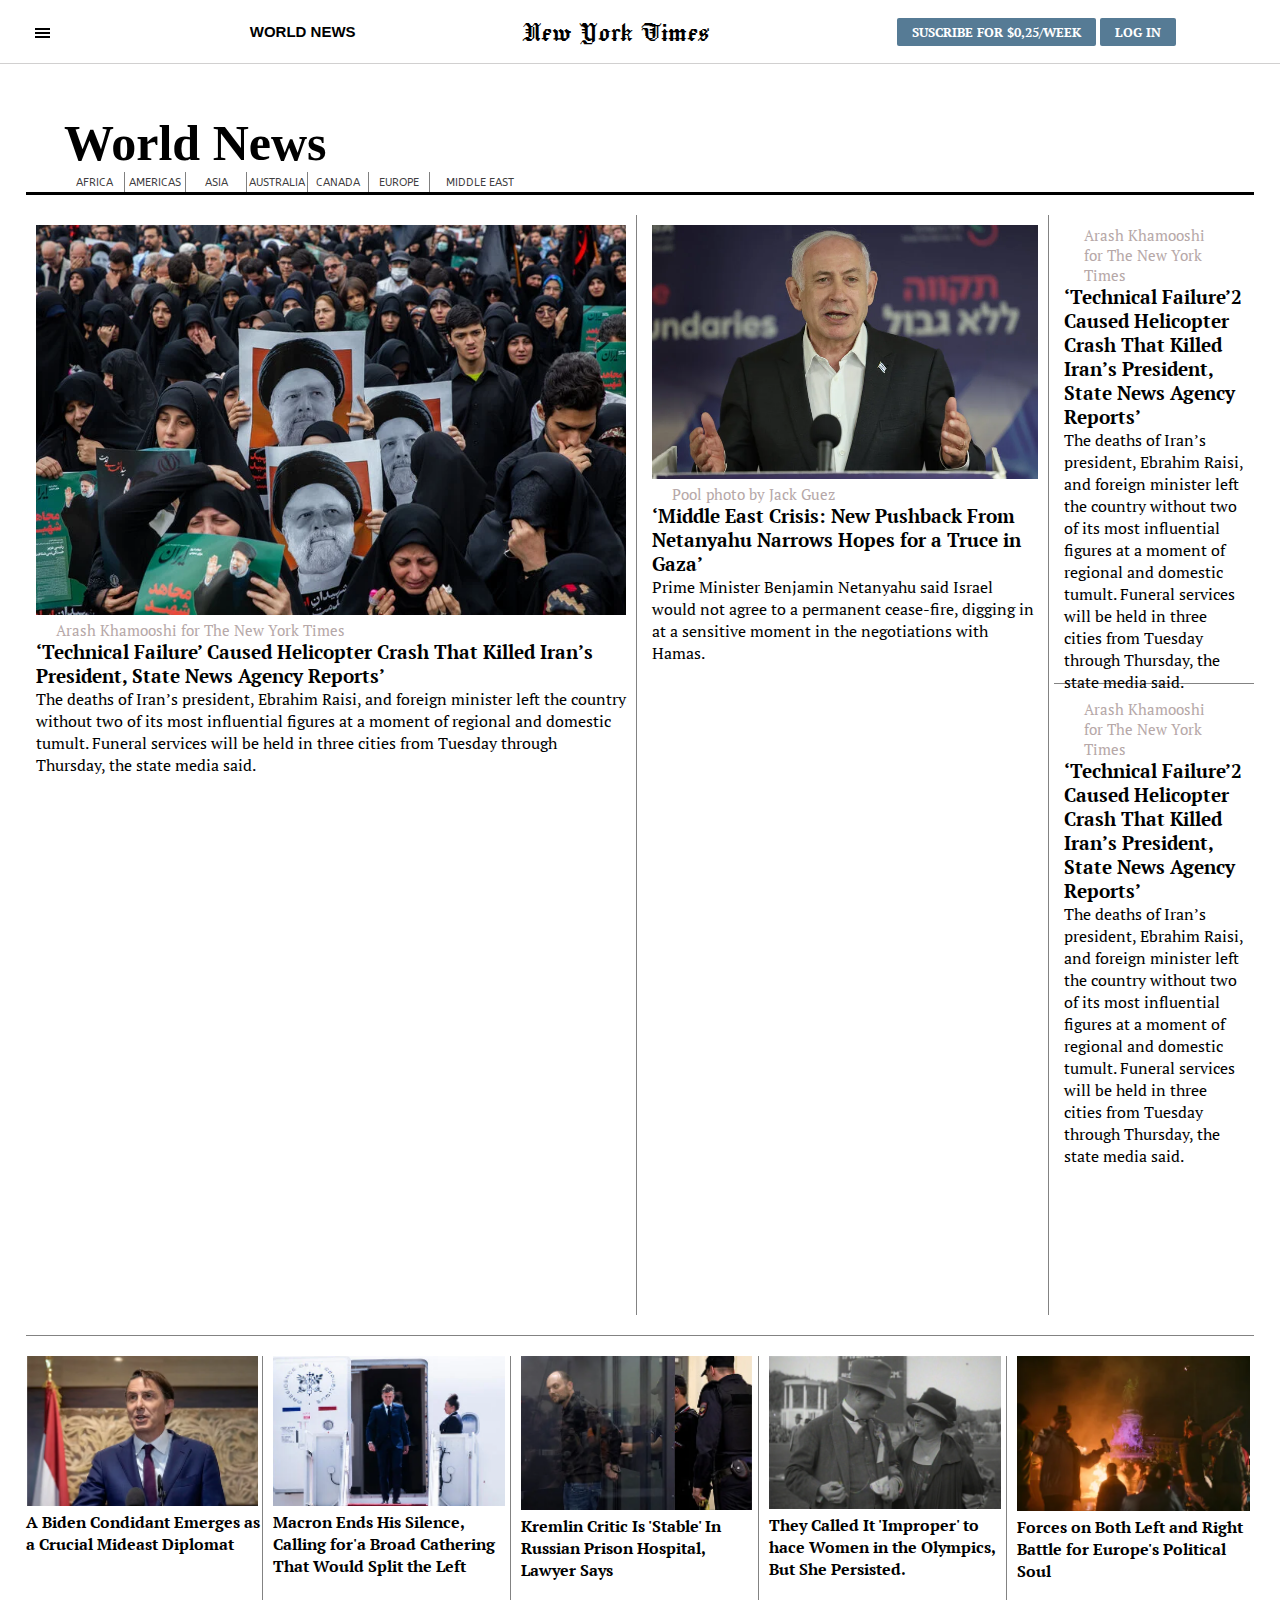
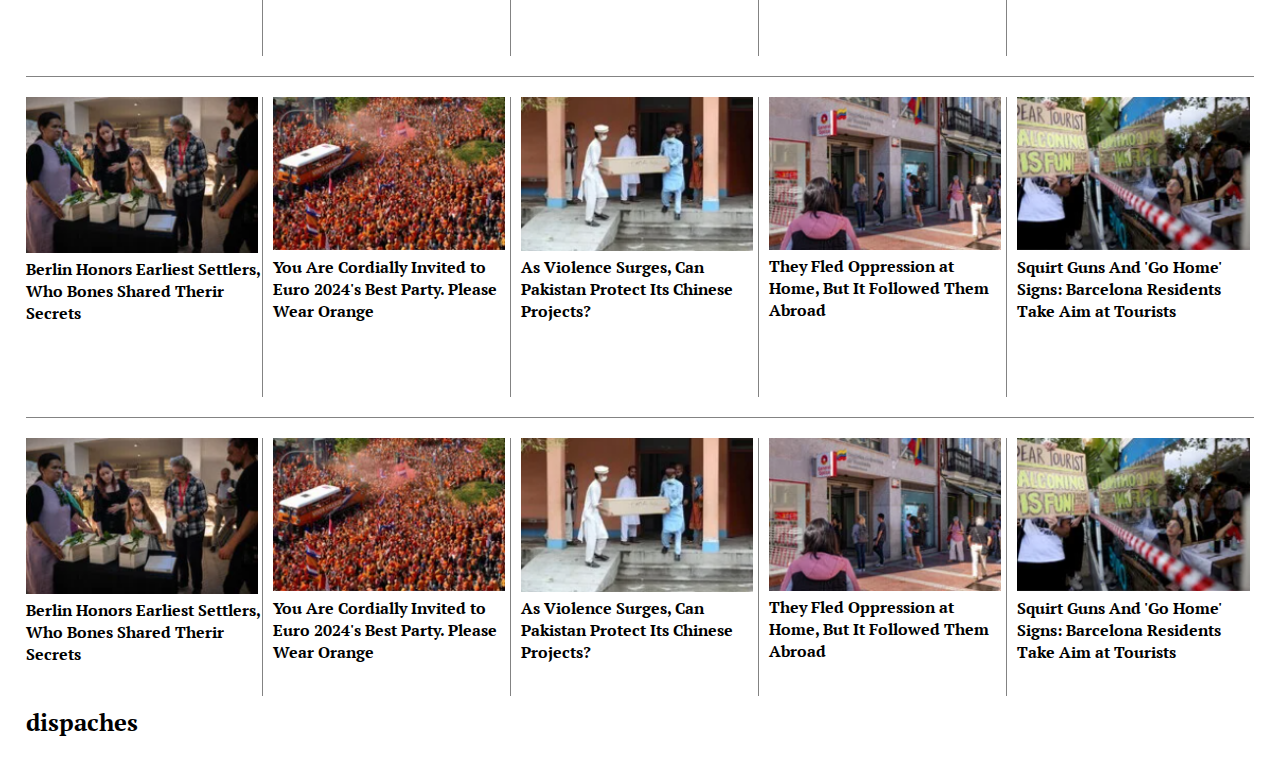
<file: index2.html>
<!DOCTYPE html>
<html lang="en">
<head>
    <meta charset="UTF-8">
    <meta name="viewport" content="width=device-width, initial-scale=1.0">
    <title>The New York Times</title>
    <link rel="stylesheet" href="style2.css">
    <link rel="preconnect" href="https://fonts.googleapis.com">
    <link rel="preconnect" href="https://fonts.gstatic.com" crossorigin>
    <link href="https://fonts.googleapis.com/css2?family=Jacquard+24&display=swap" rel="stylesheet">
    <link rel="stylesheet" href="https://cdnjs.cloudflare.com/ajax/libs/font-awesome/6.5.2/css/all.min.css" integrity="sha512-SnH5WK+bZxgPHs44uWIX+LLJAJ9/2PkPKZ5QiAj6Ta86w+fsb2TkcmfRyVX3pBnMFcV7oQPJkl9QevSCWr3W6A==" crossorigin="anonymous" referrerpolicy="no-referrer" />
</head>
<body>
    <header>
        <div class="barras" id="barras">
            <div class="barra"></div>
            <div class="barra"></div>
            <div class="barra"></div>
        </div>
        <nav id="nav-bur">
            <!-- Menu Hamburguesa -->
            <ul>
                <li>Home page</li>
                <li>World <span>></span> </li>
                <li>Business <span>></span> </li>
                <li>Politics <span>></span> </li>
                <li>U.S <span>></span></li>
                <li>Sports</li>
                <li>Health <span>></span></li>
                <li>N. Y. <span>></span></li>
                <li>Opinion <span>></span></li>
                <li>Tech <span>></span></li>
                <li>Science <span>></span></li>
                <li class="raya">Arts <span>></span></li>
                <li>Book Review <span>></span></li>
                <li>Style <span>></span></li>
                <li>Food <span>></span></li>
                <li>Travel</li>
                <li>Magazine</li>
                <li>T Magazine</li>
                <li>Real Estate <span>></span></li>
                <li class="raya">More <span>></span></li>
            </ul>
        </nav>
        <div class="fondonav">

        </div>
        <i class="fa-solid fa-magnifying-glass"></i>
        <h4 class="world"> World News</h4>
        <h4 class="titulo">New York Times</h4>
        <div class="botones">
            <button class="btn">Suscribe for $0,25/week</button>
            <button class="btn">Log In</button>
        </div>
    </header>
    <div class="nav3">
        <h1>World News</h1>
        <ul class="nav-inf">
            <li>Africa</li>
            <li>Americas</li>
            <li>Asia</li>
            <li>Australia</li>
            <li>Canada</li>
            <li>Europe</li>
            <li>Middle East</li>
        </ul>
    </div>

    <section class="cuadro1">
        <div class="inf1">
            <img src="recursos/info1.webp" alt="">
            <span class="span1">Arash Khamooshi for The New York Times</span>
            <h3>‘Technical Failure’ Caused Helicopter Crash That Killed Iran’s President, State News Agency Reports’</h3>
            <p>The deaths of Iran’s president, Ebrahim Raisi, and foreign minister left the country without two of its most influential figures at a moment of regional and domestic tumult. Funeral services will be held in three cities from Tuesday through Thursday, the state media said.</p>
        </div>
        <div class="inf2">
            <img src="recursos/info2.webp" alt="">
            <span class="span1">Pool photo by Jack Guez</span>
            <h3>‘Middle East Crisis: New Pushback From Netanyahu Narrows Hopes for a Truce in Gaza’</h3>
            <p>Prime Minister Benjamin Netanyahu said Israel would not agree to a permanent cease-fire, digging in at a sensitive moment in the negotiations with Hamas.</p>
        </div>
        <div class="inf3">
            <!-- <img src="recursos/info3.webp" alt=""> -->
            <span class="span1">Arash Khamooshi for The New York Times</span>
            <h3>‘Technical Failure’2 Caused Helicopter Crash That Killed Iran’s President, State News Agency Reports’</h3>
            <p>The deaths of Iran’s president, Ebrahim Raisi, and foreign minister left the country without two of its most influential figures at a moment of regional and domestic tumult. Funeral services will be held in three cities from Tuesday through Thursday, the state media said.</p>
        </div>
        <div class="inf4">
            <!-- <img src="recursos/info3.webp" alt=""> -->
            <span class="span1">Arash Khamooshi for The New York Times</span>
            <h3>‘Technical Failure’2 Caused Helicopter Crash That Killed Iran’s President, State News Agency Reports’</h3>
            <p>The deaths of Iran’s president, Ebrahim Raisi, and foreign minister left the country without two of its most influential figures at a moment of regional and domestic tumult. Funeral services will be held in three cities from Tuesday through Thursday, the state media said.</p>
        </div>
    </section>

    <section class="cuadro2">
        <div class="cuad1">
            <img src="recursos/cuad1.png" alt="">
            <h4>A Biden Condidant Emerges as a Crucial Mideast Diplomat</h4>
        </div>
        <div class="cuad1">
            <img src="recursos/cuad2.png" alt="">
            <h4>Macron Ends His Silence, Calling for'a Broad Cathering That Would Split the Left</h4>
        </div>
        <div class="cuad1">
            <img src="recursos/cuad3.png" alt="">
            <h4>Kremlin Critic Is 'Stable' In Russian Prison Hospital, Lawyer Says</h4>
        </div>
        <div class="cuad1">
            <img src="recursos/cuad4.png" alt="">
            <h4>They Called It 'Improper' to hace Women in the Olympics, But She Persisted.</h4>
        </div>
        <div class="cuad1">
            <img src="recursos/cuad5.png" alt="">
            <h4>Forces on Both Left and Right Battle for Europe's Political Soul</h4>
        </div>
    </section>
    <section class="cuadro2">
        <div class="cuad1">
            <img src="recursos/cuad6.png" alt="">
            <h4>Berlin Honors Earliest Settlers, Who Bones Shared Therir Secrets</h4>
        </div>
        <div class="cuad1">
            <img src="recursos/cuad7.png" alt="">
            <h4>You Are Cordially Invited to Euro 2024's Best Party. Please Wear Orange</h4>
        </div>
        <div class="cuad1">
            <img src="recursos/cuad8.png" alt="">
            <h4>As Violence Surges, Can Pakistan Protect Its Chinese Projects?</h4>
        </div>
        <div class="cuad1">
            <img src="recursos/cuad9.png" alt="">
            <h4>They Fled Oppression at Home, But It Followed Them Abroad</h4>
        </div>
        <div class="cuad1">
            <img src="recursos/cuad10.png" alt="">
            <h4>Squirt Guns And 'Go Home' Signs: Barcelona Residents Take Aim at Tourists</h4>
        </div>
    </section>
    <section class="cuadro3">
        <div class="infoP">
            <h2>
                dispaches
            </h2>
        </div>
        <div class="cuad1">
            <img src="recursos/cuad6.png" alt="">
            <h4>Berlin Honors Earliest Settlers, Who Bones Shared Therir Secrets</h4>
        </div>
        <div class="cuad1">
            <img src="recursos/cuad7.png" alt="">
            <h4>You Are Cordially Invited to Euro 2024's Best Party. Please Wear Orange</h4>
        </div>
        <div class="cuad1">
            <img src="recursos/cuad8.png" alt="">
            <h4>As Violence Surges, Can Pakistan Protect Its Chinese Projects?</h4>
        </div>
        <div class="cuad1">
            <img src="recursos/cuad9.png" alt="">
            <h4>They Fled Oppression at Home, But It Followed Them Abroad</h4>
        </div>
        <div class="cuad1">
            <img src="recursos/cuad10.png" alt="">
            <h4>Squirt Guns And 'Go Home' Signs: Barcelona Residents Take Aim at Tourists</h4>
        </div>
    </section>



</body>
<script src="ayo.js"></script>
</html>
</file>
<file: style2.css>
@import url('https://fonts.googleapis.com/css2?family=ABeeZee:ital@0;1&family=Baskervville:ital@0;1&family=Jacquard+24&family=PT+Serif:ital,wght@0,400;0,700;1,400;1,700&display=swap');
@import url('https://fonts.googleapis.com/css2?family=Domine:wght@400..700&display=swap');
@import url('https://fonts.cdnfonts.com/css/itc-cheltenham-std');

*{
    margin: 0px;
    padding: 0px;
    font-family: "PT Serif";
}
.fondonav{
    display: none;
    position: absolute;
    height: 100vh;
    width: 80vw;
    background-color:rgba(255, 255, 255, 0);
    top: 0;
    right: 0;
    z-index: 1;
}

.fondoopen{
    display: block;
}

header{
    width: 100%;
    height: 7vh;
    border-bottom: 1px solid rgb(209, 208, 208);
    margin: 0px;
    padding: 0px;
    display: flex;
    align-items: center;
    justify-content: space-around;
}

nav{
    display: none;
    position: absolute;
    height: 100vh;
    width: 20vw;
    background-color:white;
    top: 0;
    left: 0;
    transition: all 0.6s ease;
    place-content: center;
    box-shadow: 3px 3px 3px 3px black;
    justify-content: space-between;
}

.nav2{
    display: block;
    transition: all 0.6s ease;
}

.barras{
    position: absolute;
    left: 25px;
    width: 15px;
    height: 10px;
    padding: 10px 10px 12px 10px;
    transition: all 0.3s ease;
}

.barras:hover{
    background-color: rgb(209, 208, 208);
}

.barra{
    right: 50px;
    margin: 2px 0px;
    width: 100%;
    height: 2px;
    background-color: black;
}


ul{
    width: 100%;
    height: 100%;
    place-content: center;
    color: black;
}

.raya{
    border-top: 1px solid rgba(0, 0, 0, 0.39);
    padding-top: 10px;
}

li{
    cursor: pointer;
    place-content: center;
    list-style: none;
    margin: 0px 20px;
    padding: 0px 20px;
    width: 65%;
    height: 30px;
    font-size: 15px;
    font-weight: 700;
    font-family: "ABeeZee", sans-serif;
}

li:hover{
    background-color: #f0f8fb;
    transition: all 0.5s ease;
}

span{
    position: absolute;
    padding: 0px 20px;
    right: 0px;
    color: rgb(182, 168, 168);
    font-size: 15px;
}

.world{
    font-family: Arial, Helvetica, sans-serif;
    font-weight: bold;
    text-transform: uppercase;
}


.nav3{
    width: 90%;
    margin: 0px;
    padding: 0px 5%;
}

.nav3 h1{
    font-family: 'Times New Roman', Times, serif;
    font-weight: 900;
    font-size: 50px;
    padding-top: 50px;
}
.nav-inf {
    width: 100%;
    padding: 0px;
    margin: 0px;
    display: flex;
    text-transform: uppercase;
    justify-content: left;
}

.nav-inf li{
    margin: 0px 0px;
    padding:  0px 0px;
    font-size: 11px;
    font-weight: 400;
    width: 60px;
    height: 20px;
    color: rgba(0, 0, 0, 0.767);
    font-family: "ABeeZee", sans-serif;
    border-right: 1px solid gray;
    text-align: center;
    justify-content: center;
}

.nav-inf li:hover{
    text-decoration: underline;
}

.nav-inf li:last-child{
    width: 100px;
    border: none;
}

.cuadro1{
    padding-top: 20px;
    margin: 0px 2%;
    display: grid;
    width: 96%;
    height: 1100px;
    grid-template-rows: repeat(7,1fr);
    grid-template-columns: repeat(6, 1fr);
    border-top: 3px solid rgb(0, 0, 0);
    gap: 5px;
}

.inf1{
    padding: 10px;
    grid-column: 1/4;
    grid-row: 1/8;
    border-right: 1px solid rgba(0, 0, 0, 0.486);
}

.inf1 img{
    width: 100%;
}

.span1{
    position: relative;
    display: block;
    justify-content: right;
    align-items: flex-end;
}

.titulo{
    font-family: "Jacquard 24";
    font-size: 31px;
    font-weight: 400;
}

.world{
    font-size: 15px;
    font-weight: 700;
}

.botones{
    height: 100%;
    width: 25%;
    place-content: center;
    text-align: center;
}
.btn{
    background-color: #567B95;
    color: white;
    border-radius: 2px;
    border: none;
    padding: 5px 15px;
    font-weight: 700;
    text-transform: uppercase;
}

.inf2{
    padding: 10px;
    grid-column: 4/6;
    grid-row: 1/8;
    border-right: 1px solid rgba(0, 0, 0, 0.486);
}

.inf2 img{
    width: 100%;
}

.inf3{
    padding: 10px;
    grid-column: 6/7;
    grid-row: 1/4;
    border-bottom: 1px solid rgba(0, 0, 0, 0.486);
}
.inf4{
    padding: 10px;
    grid-column: 6/7;
    grid-row: 4/8;
}

h3:hover{
    text-decoration: underline;
}

.cuadro2{
    display: grid;
    grid-template-columns: repeat(5, 1fr);
    grid-template-rows:repeat(1, 1fr);
    padding-top: 20px;
    margin: 20px 2%;
    display: grid;
    width: 96%;
    height: 300px;
    border-top: 1px solid rgba(0, 0, 0, 0.486);
    gap: 10px;
    place-content: center;
}

.cuad1 img{
    width: 98%;
}
.cuad1{
    cursor: pointer;
    justify-content: center;
    align-items: center;
    grid-row: 1/2 ;
    border-right: 1px solid rgba(0, 0, 0, 0.486);
}

.cuad1:last-child{
    border: none;
}


.cuad1 h4:hover{
    text-decoration: underline;
}

.cuadro3{
    display: grid;
    grid-template-columns: repeat(5, 1fr);
    grid-template-rows:repeat(1, 1fr);
    padding-top: 20px;
    margin: 20px 2%;
    display: grid;
    width: 96%;
    height: 300px;
    border-top: 1px solid rgba(0, 0, 0, 0.486);
    gap: 10px;
    place-content: center;
}

.infoP{
    grid-column: ;
}


@media screen and (max-width: 600px) {
    
}
</file>
